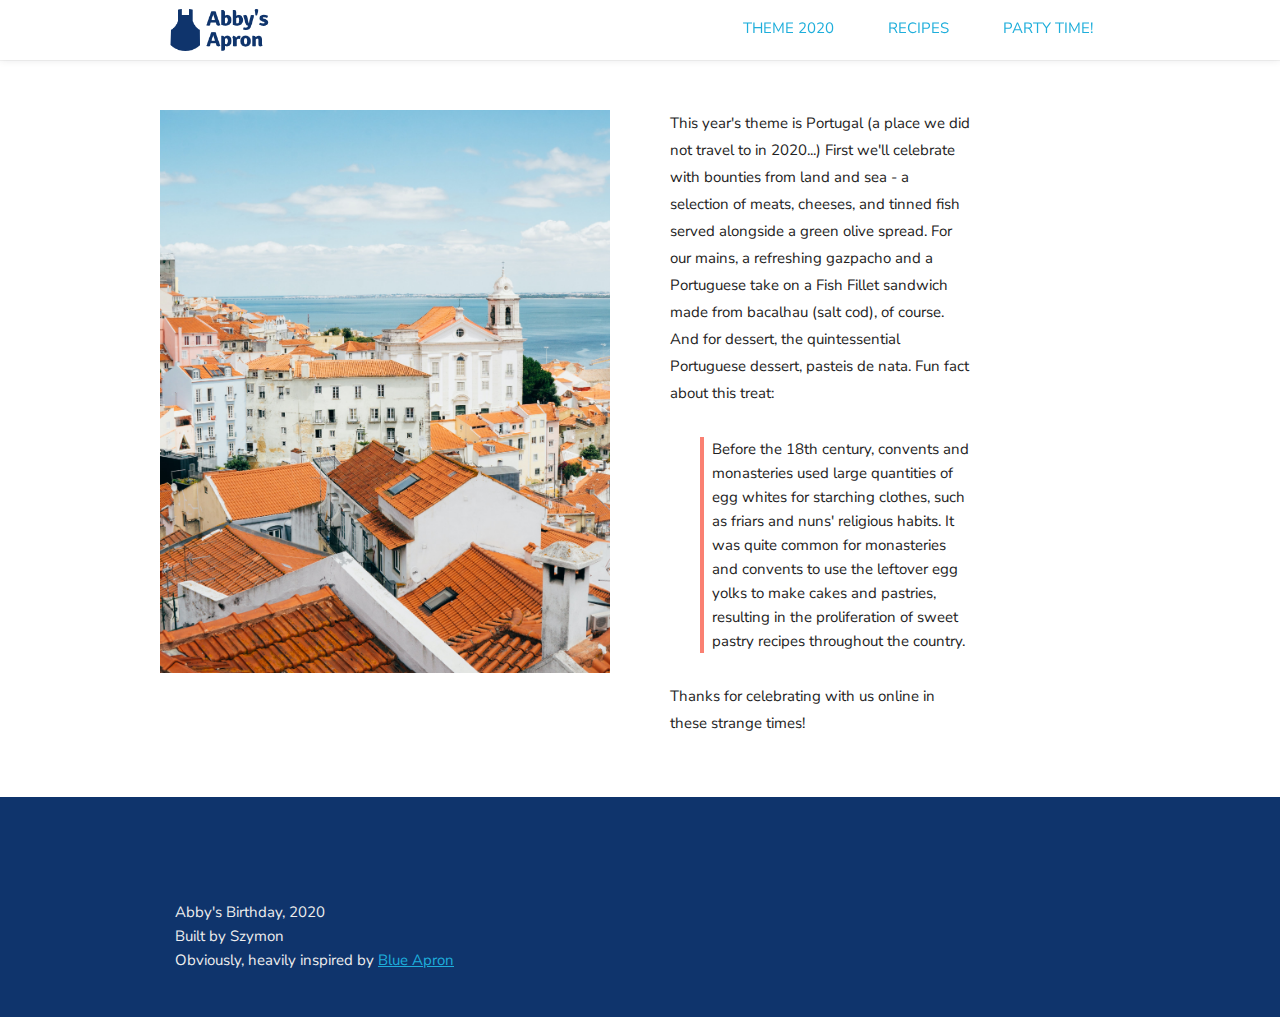
<file: index.html>
<!doctype html>

<html lang="en">
<head>
  <meta charset="utf-8">
  <meta name="viewport" content="width=device-width, initial-scale=1.0">


  <title>Abby's Apron</title>
  <meta name="description" content="Abby's Apron">
  <meta name="author" content="sambors">
  
  <link href="https://fonts.googleapis.com/css2?family=Nunito+Sans:wght@400;600;700&display=swap" rel="stylesheet"> 
  <link rel="stylesheet" href="reset.css">
  <link rel="stylesheet" href="style.css">

</head>

<body>
    <header class="header">
        <div class="header-container">
            <nav>
                <img class="logo" src="logo.png" alt="">
                <ul class="nav-links">
                    <li><a href="index.html">Theme 2020</a></li>
                    <li><a href="recipes.html">Recipes</a></li>
                    <li><a href="meet.html">Party Time!</a></li>
                </ul>
            </nav>
        </div>
    </header>

    <div class="container">
        <div class="theme-grid">
            <img src="lisbon.jpg" alt="">
            <div class="blurb">
                <p>This year's theme is Portugal (a place we did not travel to in 2020...) First we'll celebrate with bounties from land and sea - a selection of meats, cheeses, and tinned fish served alongside a green olive spread. For our mains, a refreshing gazpacho and a Portuguese take on a Fish Fillet sandwich made from bacalhau (salt cod), of course. And for dessert, the quintessential Portuguese dessert, pasteis de nata. Fun fact about this treat:</p>
                <blockquote>Before the 18th century, convents and monasteries used large quantities of egg whites for starching clothes, such as friars and nuns' religious habits. It was quite common for monasteries and convents to use the leftover egg yolks to make cakes and pastries, resulting in the proliferation of sweet pastry recipes throughout the country. </blockquote>
                <p>Thanks for celebrating with us online in these strange times!</p>
            </div>
            
        </div>
    </div>

    <footer>
        <div class="footer-container">
            <p>Abby's Birthday, 2020</p>
            <p>Built by Szymon</p>
            <p>Obviously, heavily inspired by <a href="https://www.blueapron.com/">Blue Apron</a></p>
        </div>
    </footer>
</body>
</file>
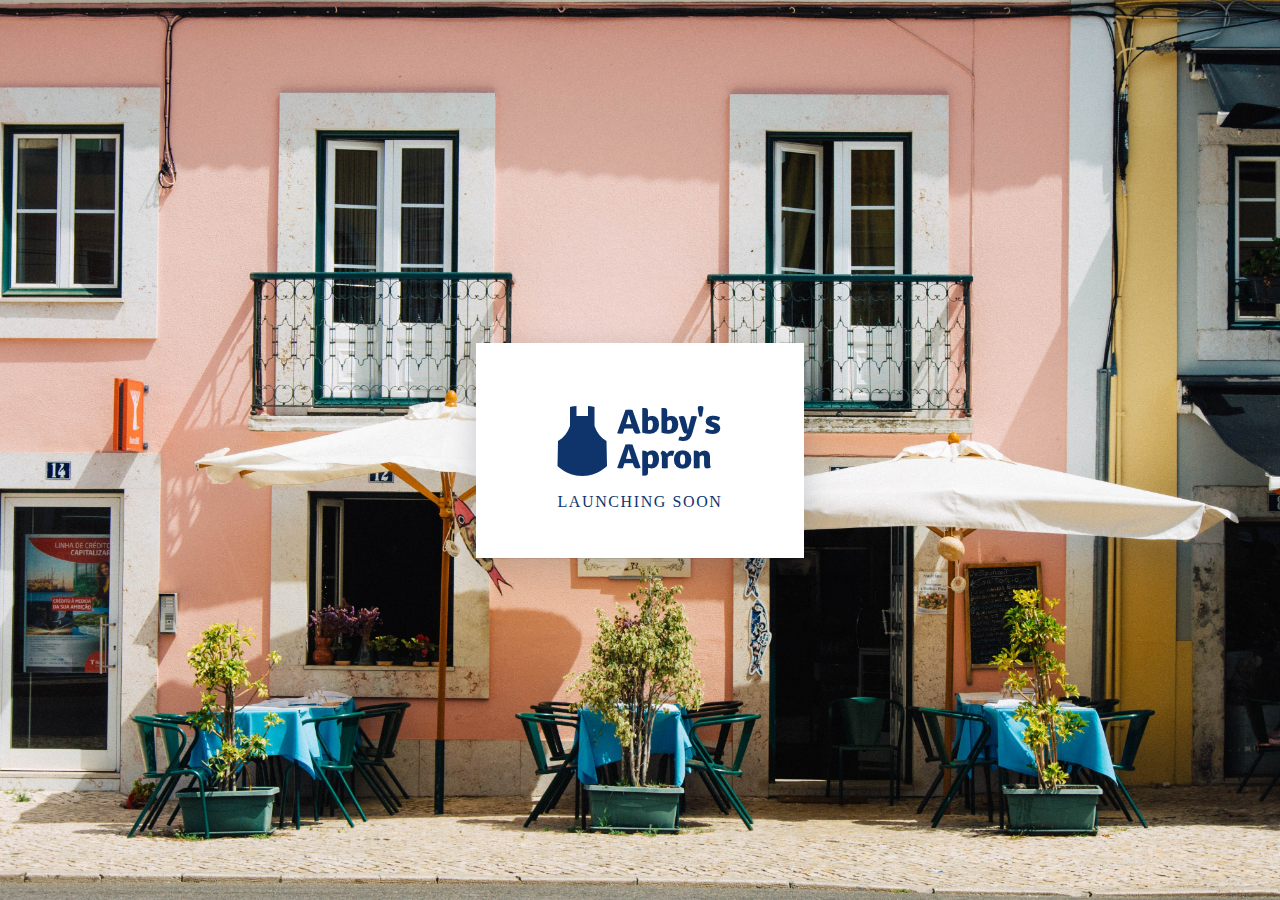
<file: construction.html>
<!doctype html>

<html lang="en">
<head>
  <meta charset="utf-8">
  <meta name="viewport" content="width=device-width, initial-scale=1.0">

  <title>Abby's Apron</title>
  <meta name="description" content="Abby's Apron">
  <meta name="author" content="sambors">

  <link rel="stylesheet" href="reset.css">
  <link rel="stylesheet" href="construction.css">

</head>

<body>
    <div class="center">
        <div class="center-box">
            <img src="logo.png" alt="">
            <h6 class="subtitle">Launching soon</h6>
        </div>
        
    </div>

</body>
</html>
</file>
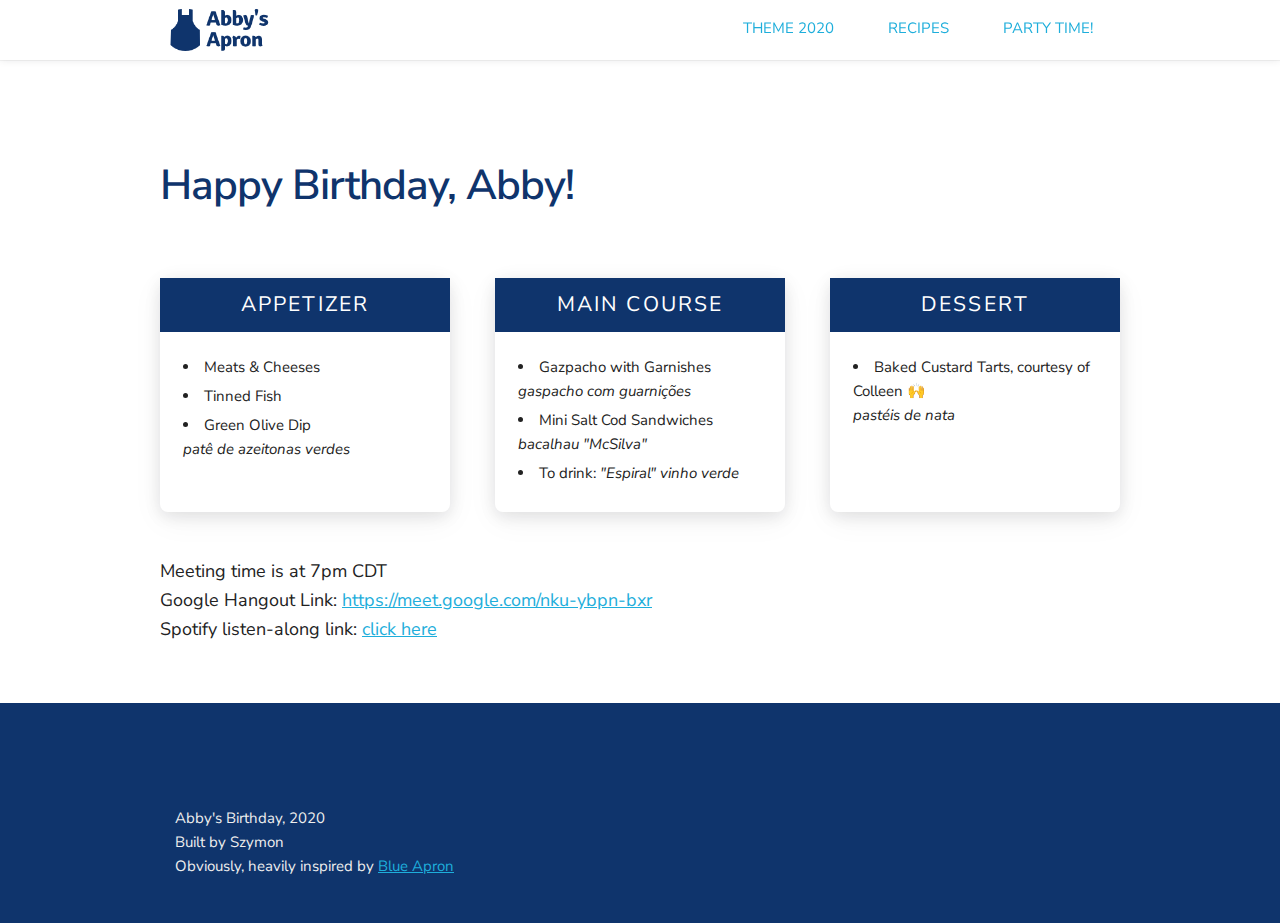
<file: meet.html>
<!doctype html>

<html lang="en">
<head>
  <meta charset="utf-8">
  <meta name="viewport" content="width=device-width, initial-scale=1.0">


  <title>Abby's Apron</title>
  <meta name="description" content="Abby's Apron">
  <meta name="author" content="sambors">
  
  <link href="https://fonts.googleapis.com/css2?family=Nunito+Sans:wght@400;600;700&display=swap" rel="stylesheet"> 
  <link rel="stylesheet" href="reset.css">
  <link rel="stylesheet" href="style.css">

</head>

<body>
    <header class="header">
        <div class="header-container">
            <nav>
                <img class="logo" src="logo.png" alt="">
                <ul class="nav-links">
                    <li><a href="index.html">Theme 2020</a></li>
                    <li><a href="recipes.html">Recipes</a></li>
                    <li><a href="meet.html">Party Time!</a></li>
                </ul>
            </nav>
        </div>
    </header>

    <div class="container">
        <div class="meet-grid">
            <h2>Happy Birthday, Abby!</h2>
            <div class="course" id="appetizer">
                <div class="course-name">Appetizer</div>
                <ul>
                    <li>Meats & Cheeses</li>
                    <li>Tinned Fish</li>
                    <li>Green Olive Dip<br><span class="recipe-description">patê de azeitonas verdes</span></li>
                </ul>
            </div>
            <div class="course" id="main">
                <div class="course-name">Main Course</div>
                <ul>
                    <li>Gazpacho with Garnishes<br><span class="recipe-description">gaspacho com guarnições</span>
                    </li>
                    <li>Mini Salt Cod Sandwiches<br><span class="recipe-description">bacalhau "McSilva"</span></li>
                    <li>To drink: <span class="recipe-description">"Espiral" vinho verde</span></li>
                </ul>
            </div>
            <div class="course" id="dessert">
                <div class="course-name">Dessert</div>
                <ul>
                    <li>Baked Custard Tarts, courtesy of Colleen &#128588;<br><span class="recipe-description">pastéis de nata</span></li>
                </ul>
            </div>
            <div class="meeting-details">
                <p>Meeting time is at 7pm CDT</p>
                <p>Google Hangout Link: <a href="https://meet.google.com/nku-ybpn-bxr">https://meet.google.com/nku-ybpn-bxr</a></p>
                <p>Spotify listen-along link: <a href="https://www.google.com/url?q=https://open.spotify.com/socialsession/1S5JSXkoGcsP7m7zcJkRBblhI1qYDOtCnfUYRwvgS70Ob6BcT4fGpFOB5FRgWXVsp0YlhO1QQx8kVgXZWjY2yPTfllM1PgLYzSOpkyZPRTZr?si%3D2yYusDr7Q5mX4cRHfr7eqw&sa=D&source=hangouts&ust=1600040473705000&usg=AFQjCNHZvLZYlNuqGyOYugHEBuSirwBOlA">click here</a></p>
            </div>
            
        </div>
    </div>
    <footer>
        <div class="footer-container">
            <p>Abby's Birthday, 2020</p>
            <p>Built by Szymon</p>
            <p>Obviously, heavily inspired by <a href="https://www.blueapron.com/">Blue Apron</a></p>
        </div>
    </footer>
</body>
</file>
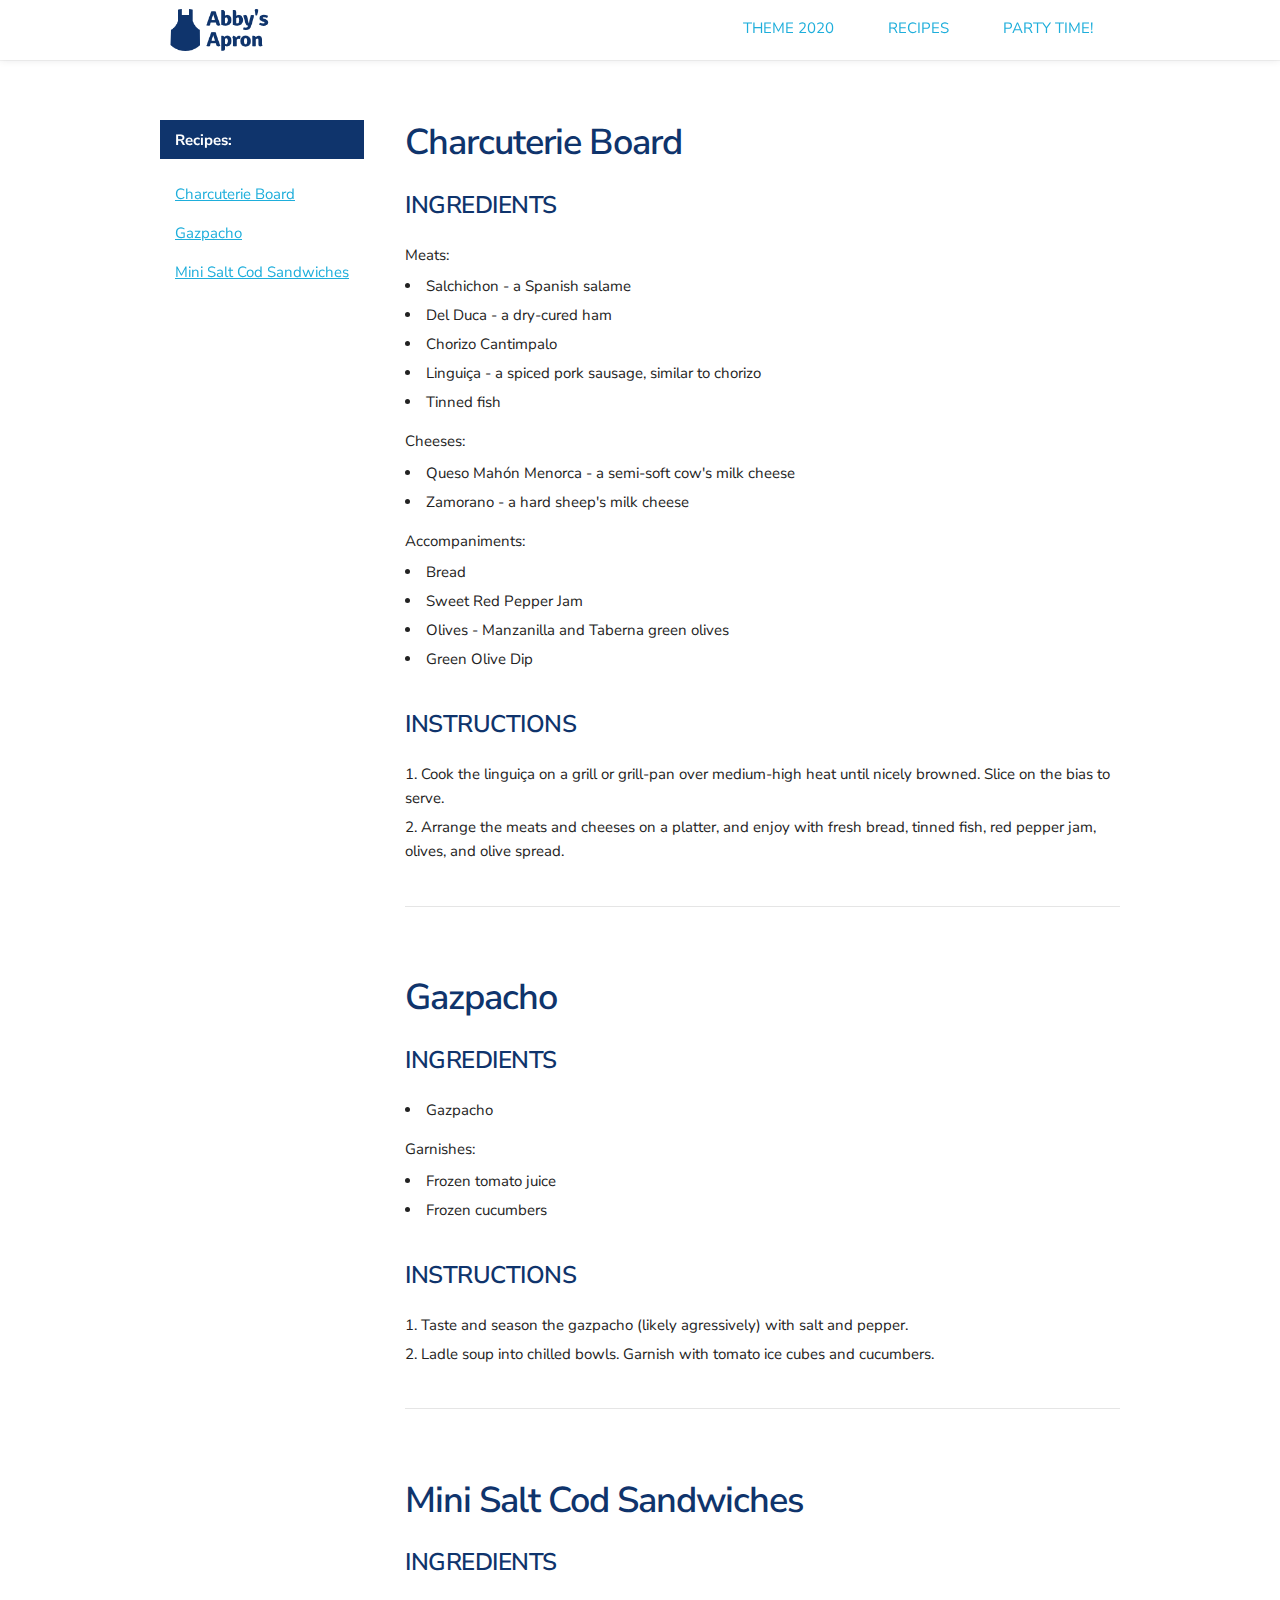
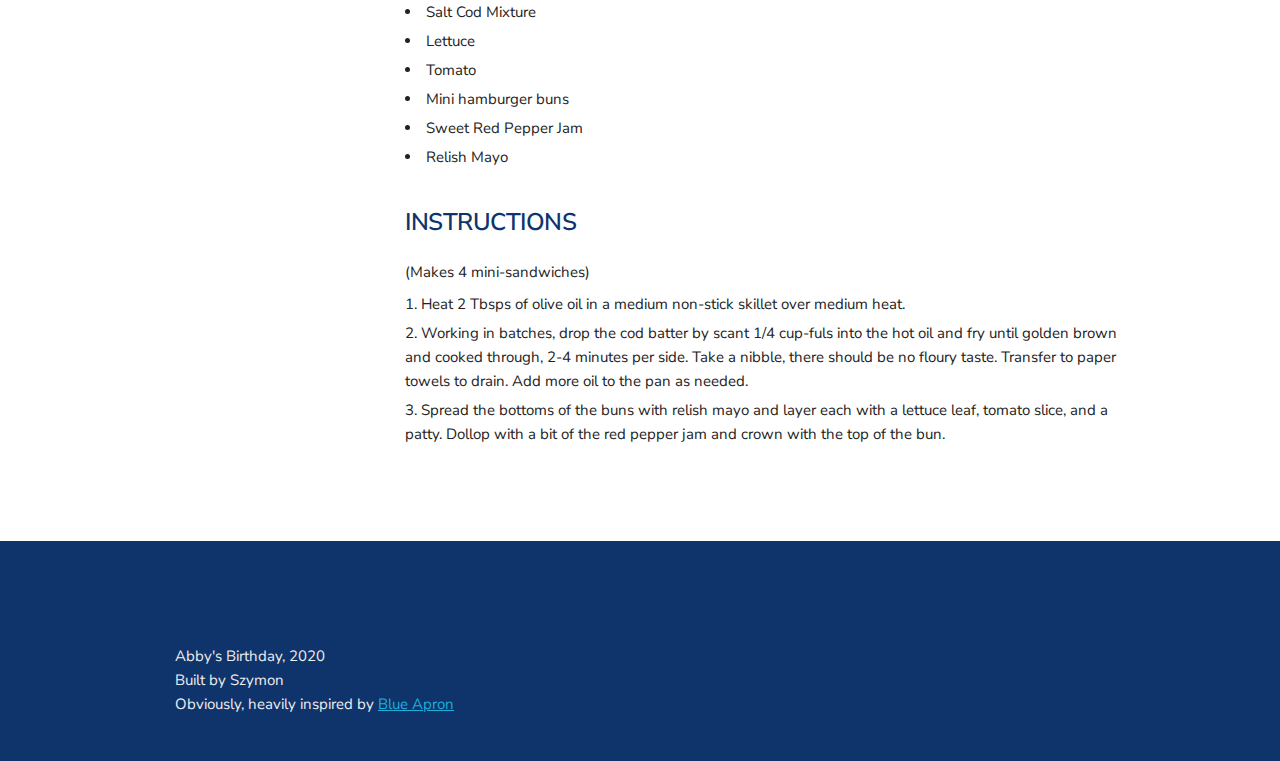
<file: recipes.html>
<!doctype html>

<html lang="en">
<head>
  <meta charset="utf-8">
  <meta name="viewport" content="width=device-width, initial-scale=1.0">

  <title>Abby's Apron</title>
  <meta name="description" content="Abby's Apron">
  <meta name="author" content="sambors">
  
  <link href="https://fonts.googleapis.com/css2?family=Nunito+Sans:wght@400;600;700&display=swap" rel="stylesheet"> 
  <link rel="stylesheet" href="reset.css">
  <link rel="stylesheet" href="style.css">

</head>

<body>
    <header class="header">
        <div class="header-container">
            <nav>
                <img class="logo" src="logo.png" alt="">
                <ul class="nav-links">
                    <li><a href="index.html">Theme 2020</a></li>
                    <li><a href="recipes.html">Recipes</a></li>
                    <li><a href="meet.html">Party Time!</a></li>
                </ul>
            </nav>
        </div>
    </header>

    <div class="container">
        <div class="recipe-grid">
            <div class="sidebar">
                <p class="sidebar-title">Recipes:</p>
                <a href="#charcuterie">Charcuterie Board</a>
                <a href="#gazpacho">Gazpacho</a>
                <a href="#cod">Mini Salt Cod Sandwiches</a>
            </div>

            <div class="content">
                <div class="recipe-container" id="charcuterie">
                    <h3 class="recipe-name">Charcuterie Board</h3>
                    <div class="recipe-ingredients">
                        <h5>Ingredients</h5>
                        <ul>
                            <p>Meats:</p>
                            <li>Salchichon - a Spanish salame</li>
                            <li>Del Duca - a dry-cured ham</li>
                            <li>Chorizo Cantimpalo</li>
                            <li>Linguiça - a spiced pork sausage, similar to chorizo</li>
                            <li>Tinned fish</li>
                            <p>Cheeses:</p>
                            <li>Queso Mahón Menorca - a semi-soft cow's milk cheese</li>
                            <li>Zamorano - a hard sheep's milk cheese</li>
                            <p>Accompaniments:</p>
                            <li>Bread</li>
                            <li>Sweet Red Pepper Jam</li>
                            <li>Olives - Manzanilla and Taberna green olives</li>
                            <li>Green Olive Dip</li>
                        </ul>
                    </div>
                    <div class="recipe-steps">
                        <h5>Instructions</h5>
                        <ol>
                            <li>Cook the linguiça on a grill or grill-pan over medium-high heat until nicely browned. Slice on the bias to serve.</li>
                            <li>Arrange the meats and cheeses on a platter, and enjoy with fresh bread, tinned fish, red pepper jam, olives, and olive spread.</li>
                        </ol>
                    </div>
                </div>
                <hr>
                <div class="recipe-container" id="gazpacho">
                    <h3 class="recipe-name">Gazpacho</h3>
                    <div class="recipe-ingredients">
                        <h5>Ingredients</h5>
                        <ul>
                            <li>Gazpacho</li>
                            <p>Garnishes:</p>
                            <li>Frozen tomato juice</li>
                            <li>Frozen cucumbers</li>
                        </ul>
                    </div>
                    <div class="recipe-steps">
                        <h5>Instructions</h5>
                        <ol>
                            <li>Taste and season the gazpacho (likely agressively) with salt and pepper.</li>
                            <li>Ladle soup into chilled bowls. Garnish with tomato ice cubes and cucumbers.</li>
                        </ol>
                    </div>
                </div>
                <hr>
                <div class="recipe-container" id="cod">
                    <h3 class="recipe-name">Mini Salt Cod Sandwiches</h3>
                    <div class="recipe-ingredients">
                        <h5>Ingredients</h5>
                        <ul>
                            <li>Salt Cod Mixture</li>
                            <li>Lettuce</li>
                            <li>Tomato</li>
                            <li>Mini hamburger buns</li>
                            <li>Sweet Red Pepper Jam</li>
                            <li>Relish Mayo</li>
                        </ul>
                    </div>
                    <div class="recipe-steps">
                        <h5>Instructions</h5>
                        <p>(Makes 4 mini-sandwiches)</p>
                        <ol>
                            <li>Heat 2 Tbsps of olive oil in a medium non-stick skillet over medium heat.</li>
                            <li>Working in batches, drop the cod batter by scant 1/4 cup-fuls into the hot oil and fry until golden brown and cooked through, 2-4 minutes per side. Take a nibble, there should be no floury taste. Transfer to paper towels to drain. Add more oil to the pan as needed.</li>
                            <li>Spread the bottoms of the buns with relish mayo and layer each with a lettuce leaf, tomato slice, and a patty. Dollop with a bit of the red pepper jam and crown with the top of the bun.</li>
                        </ol>
                    </div>
                </div>
            </div> 
        </div>
    </div>

    <footer>
        <div class="footer-container">
            <p>Abby's Birthday, 2020</p>
            <p>Built by Szymon</p>
            <p>Obviously, heavily inspired by <a href="https://www.blueapron.com/">Blue Apron</a></p>
        </div>
    </footer>
</body>
</html>
</file>
<file: style.css>
:root {
    --header-height: 60px;
    --apron-blue: #0F346C;
    --apron-red: #F26226;
  }

/* Base Styles
–––––––––––––––––––––––––––––––––––––––––––––––––– */
/* NOTE
html is set to 62.5% so that all the REM measurements throughout Skeleton
are based on 10px sizing. So basically 1.5rem = 15px :) */
html {
    font-size: 62.5%;
}
  body {
    scroll-margin-top: var(--header-height);
    /* overflow: hidden; */
    overflow-y: auto;
    margin: 0;
    font-size: 1.5em; /* currently ems cause chrome bug misinterpreting rems on body element */
    line-height: 1.6;
    font-weight: 400;
    font-family: "Nunito Sans", "Avenir", "HelveticaNeue", "Helvetica Neue", Helvetica, Arial, sans-serif;
    color: #222; }

/* Typography
–––––––––––––––––––––––––––––––––––––––––––––––––– */
h1, h2, h3, h4, h5, h6 {
    margin-top: 0;
    margin-bottom: 2rem;
    font-weight: 600;
    color: var(--apron-blue); }
    
  h1 { font-size: 4.0rem; line-height: 1.2;  letter-spacing: -.1rem;}
  h2 { font-size: 3.6rem; line-height: 1.25; letter-spacing: -.1rem; }
  h3 { font-size: 3.0rem; line-height: 1.3;  letter-spacing: -.1rem; }
  h4 { font-size: 2.4rem; line-height: 1.35; letter-spacing: -.08rem; }
  h5 { font-size: 1.8rem; line-height: 1.5;  letter-spacing: -.05rem; }
  h6 { font-size: 1.5rem; line-height: 1.6;  letter-spacing: 0; }
  
  /* Larger than phablet */
  @media (min-width: 550px) {
    h1 { font-size: 5.0rem; }
    h2 { font-size: 4.2rem; }
    h3 { font-size: 3.6rem; }
    h4 { font-size: 3.0rem; }
    h5 { font-size: 2.4rem; }
    h6 { font-size: 1.5rem; }
  }
  
  p {
    margin-top: 0;
   }

hr {
    border: 0;
    height: 0;
    border-top: 1px solid rgba(0, 0, 0, 0.1);
    border-bottom: 1px solid rgba(255, 255, 255, 0.3);
}
  
/* Grid
–––––––––––––––––––––––––––––––––––––––––––––––––– */
.container {
  /* position: relative; */
  width: 100%;
  max-width: 960px;
  margin: 0 auto;
  padding: 0 20px;
  box-sizing: border-box; }

/* For devices larger than 400px */
@media (min-width: 400px) {
  .container {
    width: 85%;
    padding: 0; }
}

/* For devices larger than 550px */
@media (min-width: 550px) {
  .container {
    width: 80%; }
  }

/* Links
–––––––––––––––––––––––––––––––––––––––––––––––––– */
a {
    color: #1EAEDB; }
a:hover {
    color: #0FA0CE; }

/* Lists
–––––––––––––––––––––––––––––––––––––––––––––––––– */
ul {
  list-style: inside; }
ol {
  list-style: decimal inside; }
ol, ul {
  padding-left: 0;
  margin-top: 0; }
ul ul,
ul ol,
ol ol,
ol ul {
  margin: 1.5rem 0 1.5rem 3rem;
  font-size: 90%; }
li {
  margin-bottom: 0.5rem; }


  /* Header
–––––––––––––––––––––––––––––––––––––––––––––––––– */

.header {
    position: -webkit-sticky; /* Safari */
    position: sticky;
    top: 0;
    /* width: 100%; */
    background-color: #fff;
    box-shadow: 0px 1px 0px rgba(17,17,26,0.05), 0px 0px 8px rgba(17,17,26,0.1);
    z-index: 3;
}

.header-container {
    max-width: 960px;
    margin: 0 auto;
    /* height: var(--header-height); */
}

nav {
  display: flex;
  justify-content: space-between;
}

.logo {
  max-height: var(--header-height);
  width: auto;
  align-self: center;
}

.nav-links {
  display: flex;
  justify-content: space-between;
  align-items: center;
  list-style: none;
  text-transform: uppercase;
}

.nav-links a {
  padding: 0 1.8em;
  text-decoration: none;
}

.nav-links a:hover, a:active {
  color: var(--apron-red);
}

/* For devices smaller than 550px */
@media (max-width: 550px) {
  nav {
    flex-direction: column;
  }
  .nav-links {
    justify-content: space-evenly;
  }
  .nav-links a {
    padding: 0.2em;
  }
}

/* Recipe Page Grid
–––––––––––––––––––––––––––––––––––––––––––––––––– */
.recipe-grid {
  display: grid;
  grid-template-columns: minmax(200px,1fr) 4fr;
  column-gap: 3em;
  /* margin-top: 100px; */
}

/* Meet Page Grid
–––––––––––––––––––––––––––––––––––––––––––––––––– */
.meet-grid {
  display: grid;
  grid-template-columns: repeat(3,minmax(250px,1fr));
  grid-gap: 3em;
  margin-top: 100px;
}

.meet-grid h2 {
  grid-column: span 3;
}

.meeting-details {
  grid-column: span 3;
}

.course {
  /* padding: 2em; */
  border-radius: 8px;
  box-shadow: 0px 4px 16px rgba(17,17,26,0.1), 0px 8px 32px rgba(17,17,26,0.05);}

.course-name {
  background-color: var(--apron-blue);
  color: #fff;
  padding: 0.5em;
  text-transform: uppercase;
  font-size: 1.4em;
  text-align: center;
  letter-spacing: 0.1em;
}

.course ul {
  padding: 1.5em;
}

.meeting-details p {
  font-size: 1.2em;
}

/* For devices smaller than 960px */
@media (max-width: 960px) {
  .meet-grid {
    grid-template-columns: 1fr;
    justify-items: center;
  }
  .meet-grid h2 {
    grid-column: span 1;
  }
  
  .meeting-details {
    grid-column: span 1;
  }
  .course {
    width: 250px;
  }
}

/* Sidebar
–––––––––––––––––––––––––––––––––––––––––––––––––– */
.sidebar {
    /* background-color: salmon; */
    margin-top: var(--header-height);
    position: fixed;
    /* z-index: -1; */
}

.sidebar a {
    display: block;
    padding: 0.5em 1em;
}

.sidebar a:first-of-type {
  padding-top: 1.5em;
}

.sidebar-title {
  background-color: var(--apron-blue);
  color: #fff;
  font-weight: 700;
  padding: 0.5em 1em;
}

/* Recipe Cards
–––––––––––––––––––––––––––––––––––––––––––––––––– */
.content {
  grid-column-start: 2;
  z-index: 2;
}

.recipe-container {
  padding-top: var(--header-height);
  scroll-margin-top: var(--header-height);
}

.recipe-container p {
  margin-top: 1em;
  margin-bottom: 0.5em;
}

.recipe-ingredients h5, .recipe-steps h5 {
    text-transform: uppercase;
}

.recipe-description {
  padding: 0;
  margin: 0;
  font-style: italic;
}

.recipe-steps {
  padding: 2em 0;
}

/* For devices smaller than 700px */
@media (max-width: 700px) {
  .recipe-grid{
    grid-template-columns: 1fr;
    justify-items: center;
  }
  .sidebar {
    position: relative;
    width: 300px;
    background: #F7F7F7;
    box-shadow: 0px 4px 16px rgba(17,17,26,0.1), 0px 8px 32px rgba(17,17,26,0.05);
  }
  .content {
    grid-column-start: 1;
  }
}

/* Theme Page Grid
–––––––––––––––––––––––––––––––––––––––––––––––––– */
.theme-grid {
  display: flex;
  grid-gap: 4em;
  align-items: flex-start;
  margin-top: 50px;
}

.theme-grid img {
  max-width: 450px;
}

.blurb {
  max-width: 20em;
  line-height: 1.8em;
}

blockquote
{
  margin: 2em 0 2em 2em;
  /* margin-left: 32px; */
  border-left: 4px solid salmon;
  padding-left: 0.5em;
  line-height: 1.6em;
}

/* For devices smaller than 960px */
@media (max-width: 750px) {
  .theme-grid {
    flex-direction: column;
    align-items: center;
    /* grid-template-columns: 1fr; */
    /* justify-items: center; */
  }
  .blurb {
    padding: 0 2em;
    max-width: 26em;
  }
}

/* Footer
–––––––––––––––––––––––––––––––––––––––––––––––––– */
footer {
  height: 220px;
  background-color: #0f346c;
  color: #eee;
  margin-top: 4em;
}

.footer-container {
  height: inherit ;
  display:flex;
  flex-direction: column;
  justify-content: flex-end;
  box-sizing: border-box;
  max-width: 960px;
  margin: 0 auto;
  padding: 3em 1em;
}
</file>
<file: construction.css>
/* Construction
–––––––––––––––––––––––––––––––––––––––––––––––––– */
html { 
    background: url(bg.jpg) no-repeat center bottom fixed; 
    -webkit-background-size: cover;
    -moz-background-size: cover;
    -o-background-size: cover;
    background-size: cover;
  }
  
  .center{
      height: 100vh;
      display: flex;
      justify-content: center;
      align-items: center;
      flex-direction: column;
  }
  
  .center-box {
    box-sizing: border-box;
    background-color: #fff;
    padding: 3em 4em;
    box-shadow: 0px 1px 0px rgba(17,17,26,0.1), 0px 8px 24px rgba(17,17,26,0.1), 0px 16px 48px rgba(17,17,26,0.1);
  }
  
  .subtitle {
    color: #0F346C;
    text-align: center;
    text-transform: uppercase;
    letter-spacing: 0.1em;
    font-size: 1em;
    padding: 0;
    margin: 0;
  }
</file>
